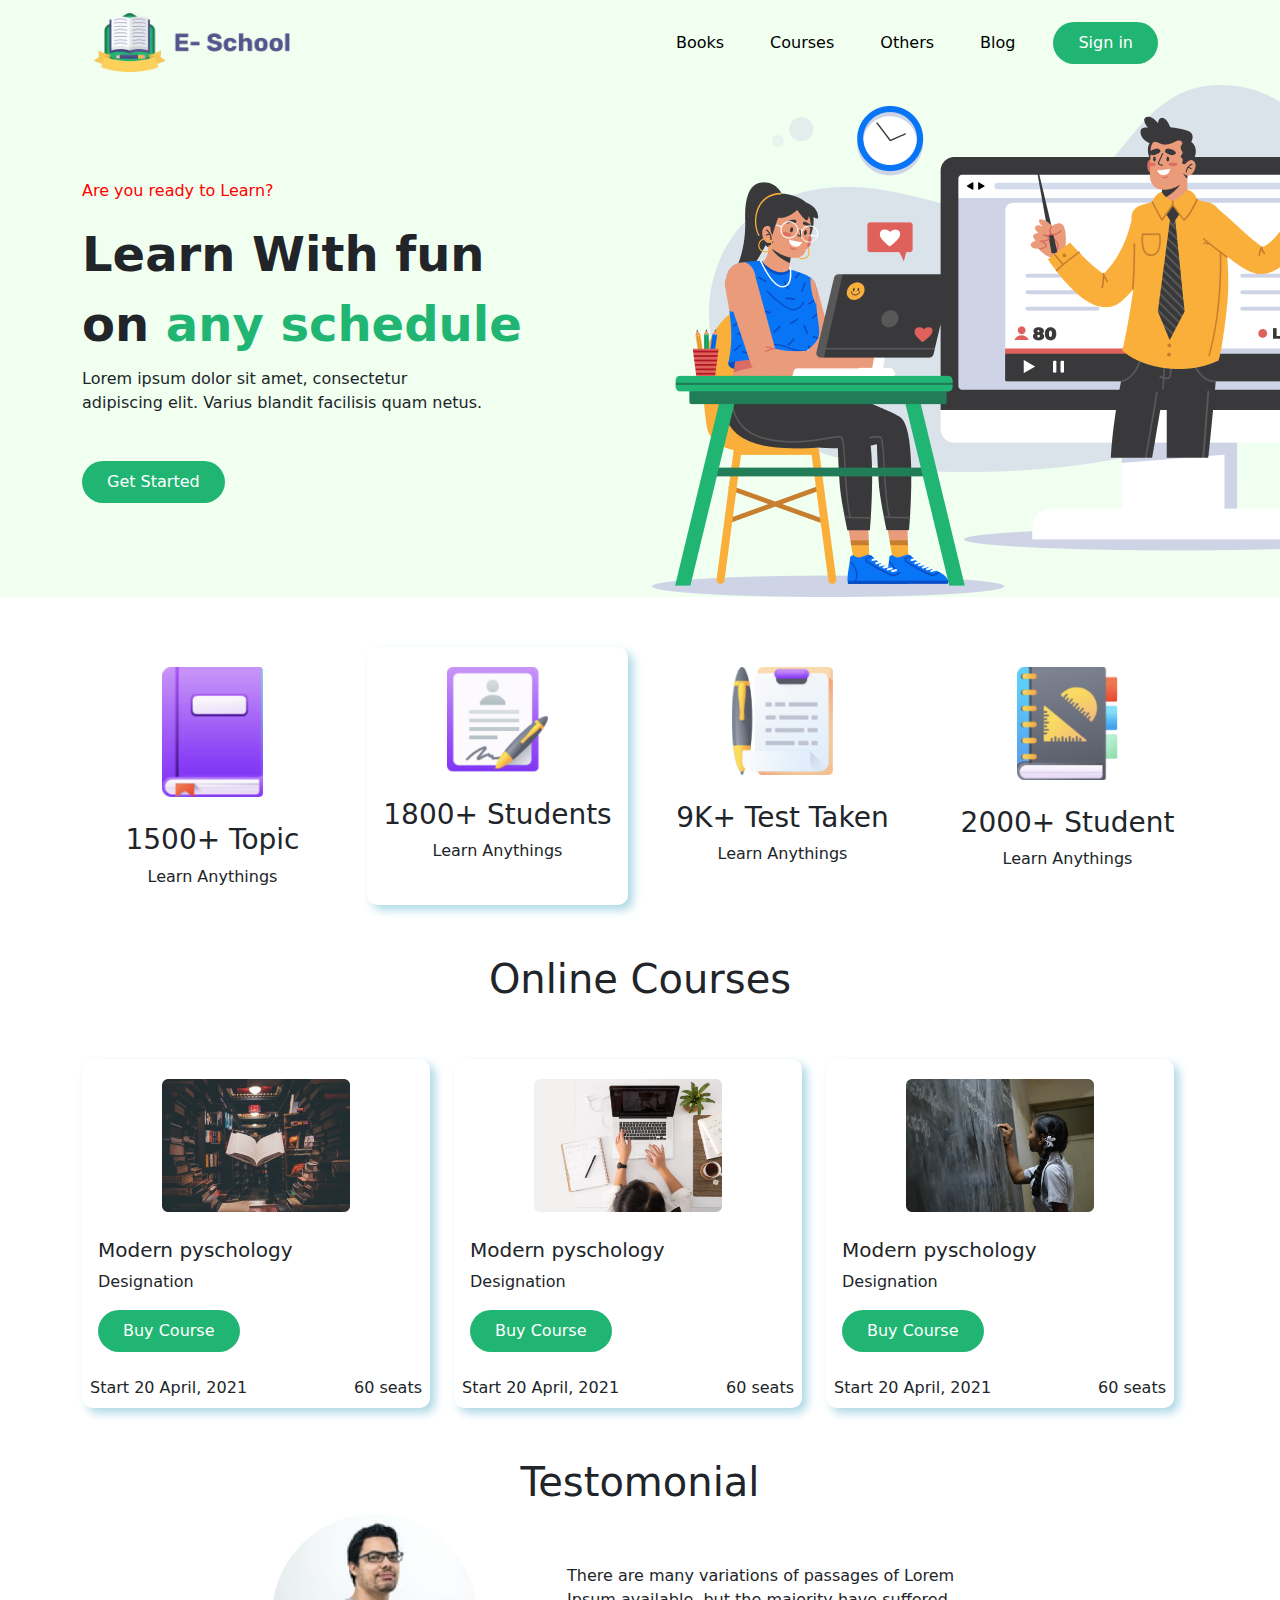
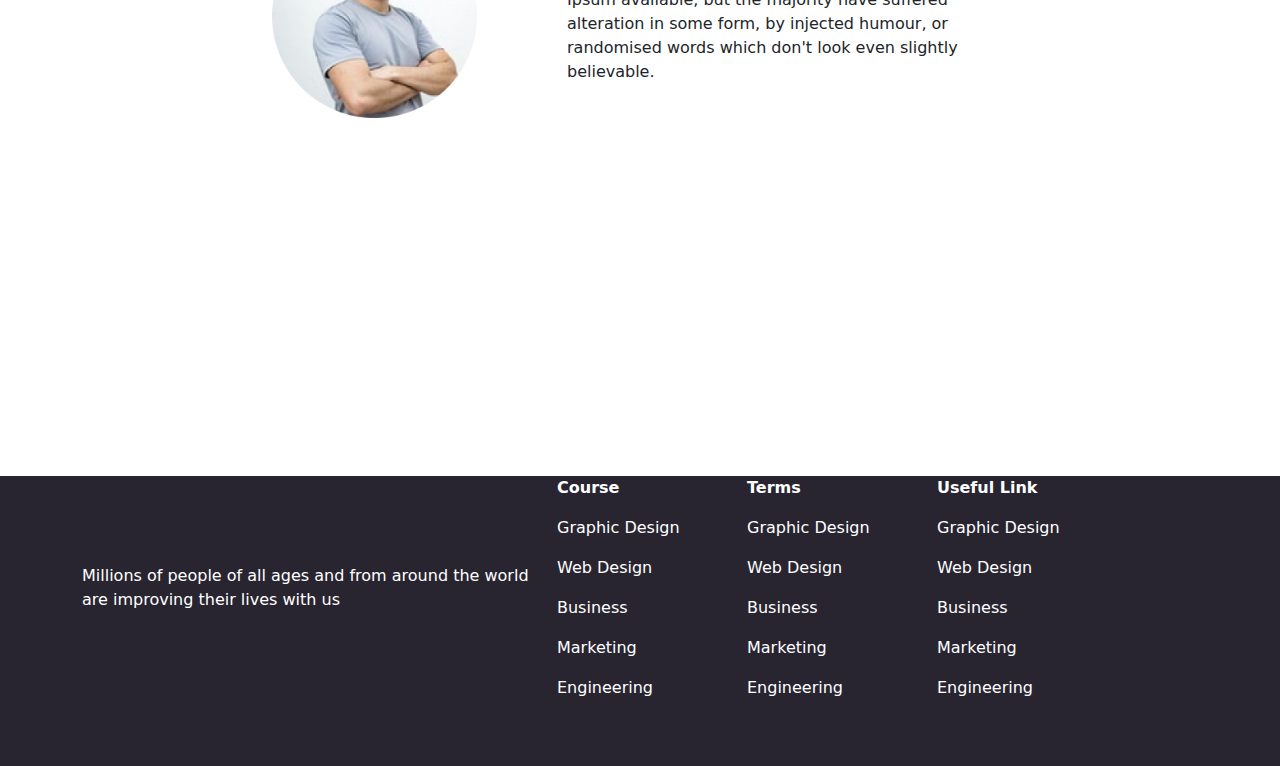
<file: E-school/index.html>
<!DOCTYPE html>
<html lang="en">
<head>
    <meta charset="UTF-8">
    <meta http-equiv="X-UA-Compatible" content="IE=edge">
    <meta name="viewport" content="width=device-width, initial-scale=1.0">
    <title>E-school</title>
    <link rel="stylesheet" href="bootstrap-5.0.0-beta2-dist/css/bootstrap.min.css">
    <link rel="stylesheet" href="style.css">
</head>
<body>
    <!-- Header section started -->
    <section class="header">
      <div class="container">
        <nav class="header navbar navbar-expand-lg">
          <div class="container-fluid">
            <a class="navbar-brand" href="#">
              <img class="logo" src="ICON/Logo.png" alt="">
            </a>
            <button class="navbar-toggler" type="button" data-bs-toggle="collapse" data-bs-target="#navbarNavAltMarkup" aria-controls="navbarNavAltMarkup" aria-expanded="false" aria-label="Toggle navigation">
              <span class="navbar-toggler-icon"></span>
            </button>
            <div class="d-flex justify-content-end collapse navbar-collapse" id="navbarNavAltMarkup">
              <div class="navbar-nav button">
                <a class="nav-link active" aria-current="page" href="#">Books</a>
                <a class="nav-link" href="#">Courses</a>
                <a class="nav-link" href="#">Others</a>
                <a class="nav-link" href="#">Blog</a>
                <button class="buy-now-button">Sign in</button>
              </div>
            </div>
          </div>
        </nav>
        <div class="row align-items-center">
          <div class="col-md-6">	
            <p style="color: red;">Are you ready to Learn?</p>
            <h1 class="title">Learn With fun<br>on <span class="title-low">any schedule</span></h1>
            <p>Lorem ipsum dolor sit amet, consectetur<br> adipiscing elit. Varius blandit facilisis quam netus.</p>
            <button class="buy-now-button" style="margin-top: 30px;">Get Started</button>
          </div>
          <div class="col-md-6">
            <img src="Photos/Illustration.png" alt="">
          </div>
        </div>
      </div>
    </section>
    <!-- Header section end  -->

    <!-- card section starts -->
    <div class="container">
      <div class="row row-cols-1 row-cols-md-4 g-4">
        <div class="col">
          <div class="card h-100">
            <img src="ICON/book.png" class="card-img-top" alt="...">
            <div class="card-body text-center">
              <h3 class="card-title">1500+ Topic</h3>
              <p class="card-text">Learn Anythings</p>
            </div>
          </div>
        </div>
        <div class="col">
          <div class="card h-100 cool-card">
            <img src="ICON/Student.png" class="card-img-top" alt="...">
            <div class="card-body text-center">
              <h3 class="card-title">1800+ Students</h3>
              <p class="card-text">Learn Anythings</p>
            </div>
          </div>
        </div>
        <div class="col">
          <div class="card h-100">
            <img src="ICON/Test.png" class="card-img-top" alt="...">
            <div class="card-body text-center">
              <h3 class="card-title">9K+ Test Taken</h3>
              <p class="card-text">Learn Anythings</p>
            </div>
          </div>
        </div>
        <div class="col">
          <div class="card h-100">
            <img src="ICON/Students.png" class="card-img-top" alt="...">
            <div class="card-body text-center">
              <h3 class="card-title">2000+ Student</h3>
              <p class="card-text">Learn Anythings</p>
            </div>
          </div>
        </div>
      </div>
    </div>
    <!-- card section ends  -->

    <!-- online courses starts -->
    <div class="container">
      <h1 class="text-center">Online Courses</h1>
      <div class="row">
        <div class="row row-cols-1 row-cols-md-3 g-4">
          <div class="col">
            <div class="card h-100 card-online">
              <img src="Photos/Morder psyc.png" class="card-img-top" alt="...">
              <div class="card-body">
                <h5 class="card-title">Modern pyschology</h5>
                <p class="card-text">Designation</p>
                <button class="buy-now-button">Buy Course</button>
              </div>
              <div class="d-flex">
                <div class="p-2 flex-grow-1">Start 20 April, 2021</div>
               
                <div class="p-2">60 seats</div>
              </div>
            </div>
          </div>
          <div class="col">
            <div class="card h-100 card-online">
              <img src="Photos/Morder pychons.png" class="card-img-top" alt="...">
              <div class="card-body">
                <h5 class="card-title">Modern pyschology</h5>
                <p class="card-text">Designation</p>
                <button class="buy-now-button">Buy Course</button></div>
                <div class="d-flex">
                  <div class="p-2 flex-grow-1">Start 20 April, 2021</div>
                 
                  <div class="p-2">60 seats</div>
                </div>
            </div>
          </div>
          <div class="col">
            <div class="card h-100 card-online">
              <img src="Photos/Morder pyschology.png" class="card-img-top" alt="...">
              <div class="card-body">
                <h5 class="card-title">Modern pyschology</h5>
                <p class="card-text">Designation</p>
                <button class="buy-now-button">Buy Course</button></div>
                <div class="d-flex">
                  <div class="p-2 flex-grow-1">Start 20 April, 2021</div>
                 
                  <div class="p-2">60 seats</div>
                </div>
            </div>
          </div>
        </div>
      </div>
    </div>
    <!-- online courses ends  -->

    <!-- Testomonial starts here  -->
    <div class="container">
      <h1 class="text-center">Testomonial</h1>
      <div class="row">
        <div class="col-md-2">

        </div>
        <div class="col-md-3">
          <img src="Photos/Man.png" style="height: 40%;" alt="">
        </div>
        <div class="col-md-5">
          <p style="padding: 50px 10px 10px 10px;">There are many variations of passages of Lorem Ipsum available, but the majority have suffered alteration in some form, by injected humour, or randomised words which don't look even slightly believable.</p>
        </div>
      </div>  
    
          
      </div>
    <!-- Testomonial ends here  -->

    <footer class="footer d-flex ">
      <div class="container">
        <div class="row d-flex justify-items-center">
          <div class="col-md-5 d-flex align-items-center">
            <p>Millions of people of all ages and from around
              the world are improving their lives with us</p>
          </div>
          <div class="col-md-2">
            <p style="font-weight: 700;">Course</p>
            <p>Graphic Design</p>
            <p>Web Design</p>
            <p>Business</p>
            <p>Marketing</p>
            <p>Engineering</p>
          </div>

          <div class="col-md-2 ">
            <p style="font-weight: 700;">Terms</p>
            <p>Graphic Design</p>
            <p>Web Design</p>
            <p>Business</p>
            <p>Marketing</p>
            <p>Engineering</p>
          </div>

          

          <div class="col-md-2">
            <p style="font-weight: 700;">Useful Link</p>
            <p>Graphic Design</p>
            <p>Web Design</p>
            <p>Business</p>
            <p>Marketing</p>
            <p>Engineering</p>
          </div>
        </div>
      </div>
    </footer>
</body>
</html>
</file>
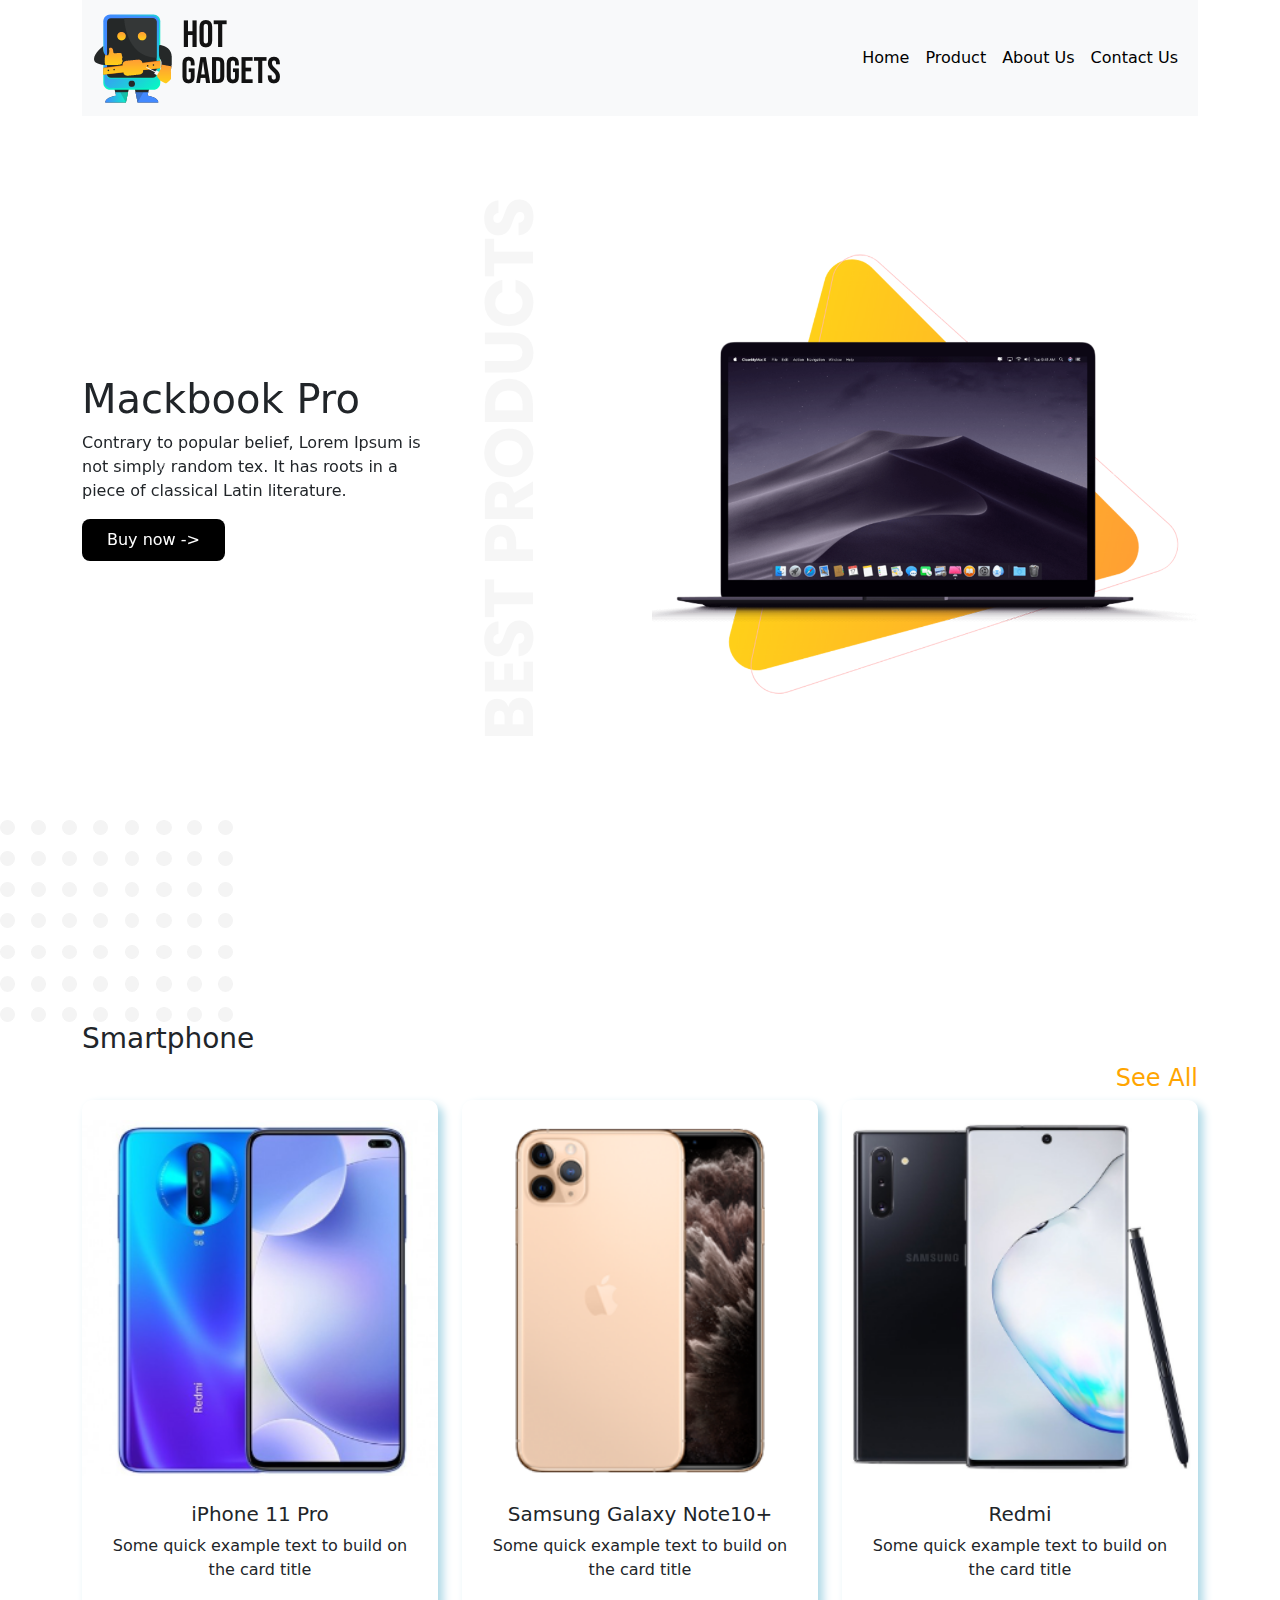
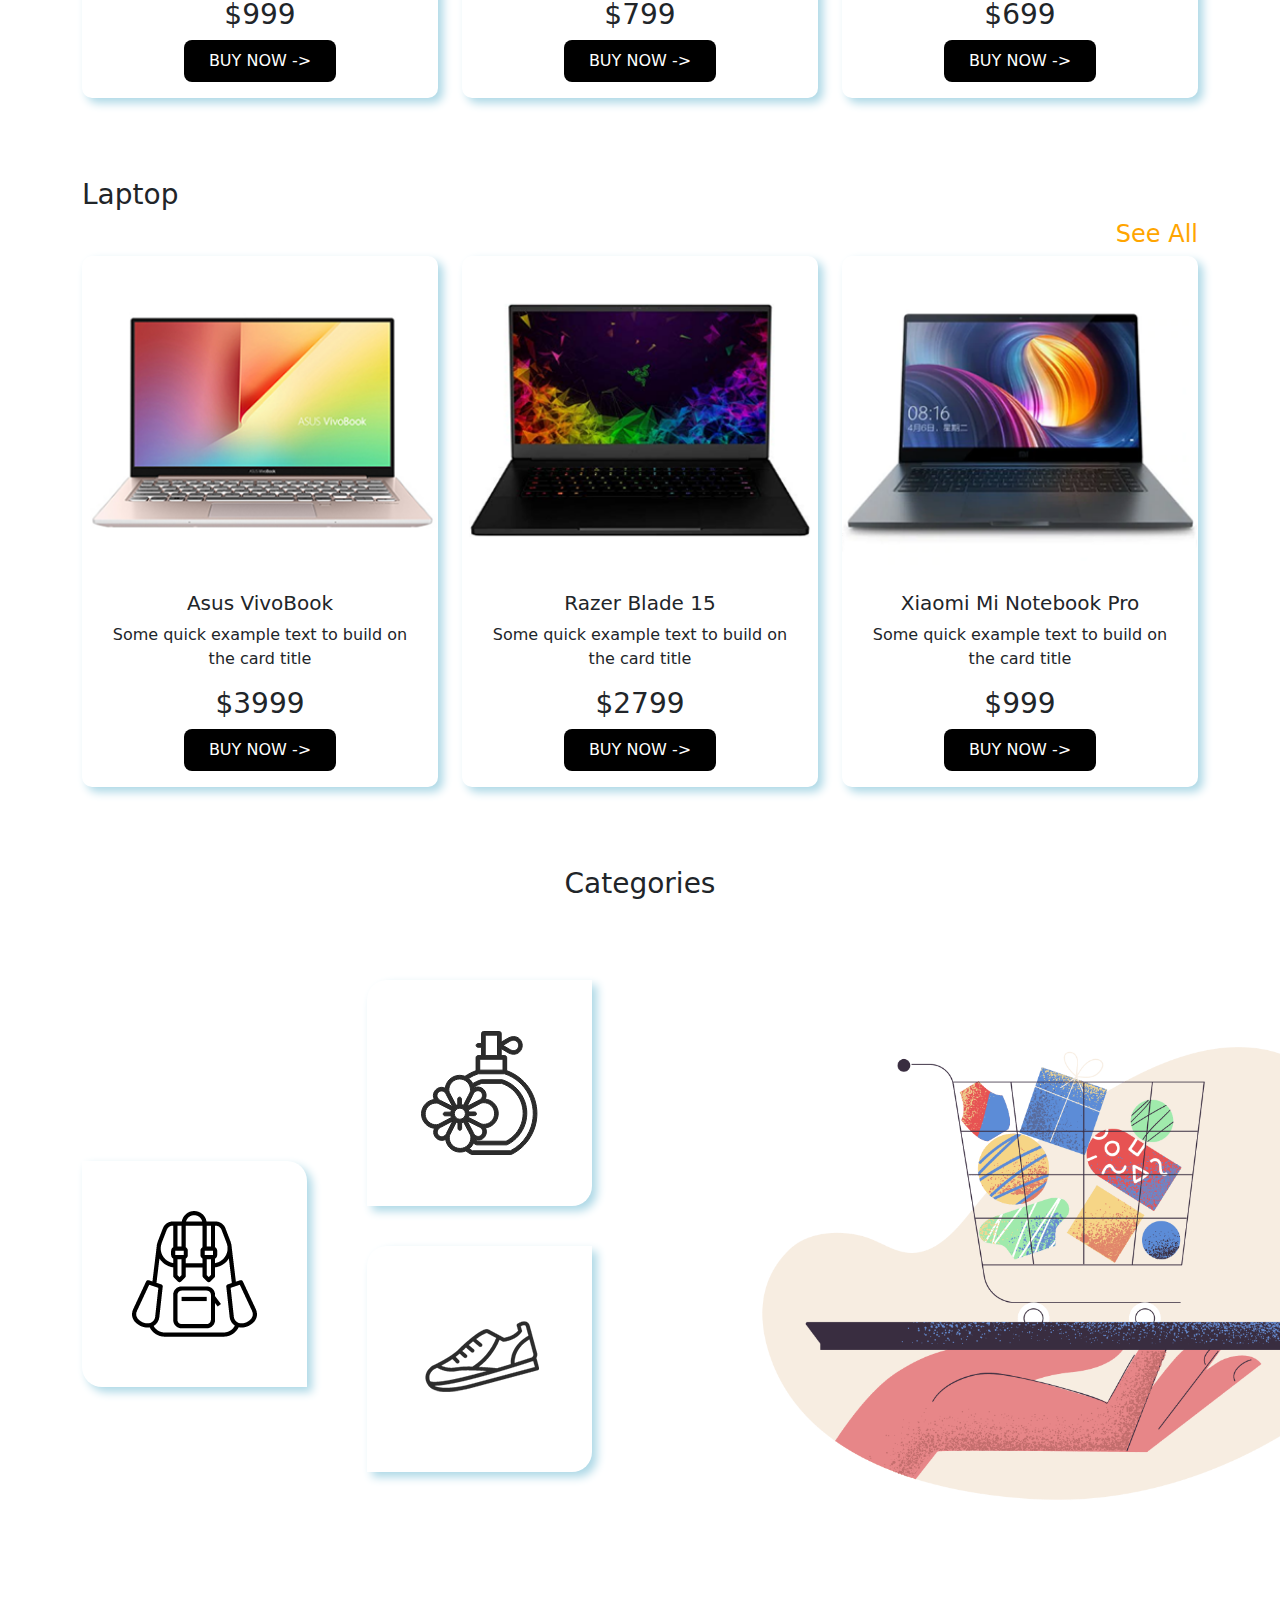
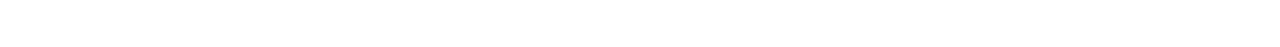
<file: Hot Gagets/index.html>
<!DOCTYPE html>
<html lang="en">
<head>
    <meta charset="UTF-8">
    <meta http-equiv="X-UA-Compatible" content="IE=edge">
    <meta name="viewport" content="width=device-width, initial-scale=1.0">
    <title>Hot Gadgets</title>
    <link rel="stylesheet" href="bootstrap-5.0.0-beta2-dist/css/bootstrap.min.css">
    <link rel="stylesheet" href="style.css">
    <style>
        a{
            color: black;
        }
    </style>
</head>
<body>
    <!-- Navigation section starts here -->
    <div class="container">
        <nav class="navbar navbar-expand-lg bg-light">
            <div class="container-fluid">
              <a class="navbar-brand" href="#">
                <img src="images/logo.png" alt="">
              </a>
              <button class="navbar-toggler" type="button" data-bs-toggle="collapse" data-bs-target="#navbarNavAltMarkup" aria-controls="navbarNavAltMarkup" aria-expanded="false" aria-label="Toggle navigation">
                <span class="navbar-toggler-icon"></span>
              </button>
              <div class="collapse navbar-collapse d-flex justify-content-end" id="navbarNavAltMarkup">
                <div class="navbar-nav">
                  <a class="nav-link active" aria-current="page" href="#">Home</a>
                  <a class="nav-link" href="#">Product</a>
                  <a class="nav-link" href="#">About Us</a>
                  <a class="nav-link" href="#">Contact Us</a>
                </div>
              </div>
            </div>
          </nav>
    </div>
    <!-- Navigation section ends here -->

    <!-- Carousel section starts here -->
    <div>
        <div class="container">
            <div id="carouselExampleControls" class="carousel slide" data-bs-ride="carousel">
                <div class="carousel-inner">
                  <div class="carousel-item active">
                    <div class="row align-items-center">
                        <div class="col-md-4 ">
                            <h1>Mackbook Pro</h1>
                            <p>Contrary to popular belief, Lorem Ipsum is not simply random tex. It has roots in a piece of classical Latin literature.</p>
                            <button class="buy-now-button">Buy now -></button>
                        </div>
                        <div class="col-md-2">
                            <img src="images/bg-1.png" alt="">
                        </div>
                        <div class="col-md-6">
                            <img src="images/banner-products/product-1.png" class="d-block w-100" alt="...">
                        </div>
                    </div>
                  </div>
                  <div class="carousel-item">
                    <div class="row align-items-center">
                        <div class="col-md-4">
                            <h1>Google Home Assistance</h1>
                            <p>Contrary to popular belief, Lorem Ipsum is not simply random tex. It has roots in a piece of classical Latin literature.</p>
                            <button class="buy-now-button">Buy now -></button>
                        </div>
                        <div class="col-md-2">
                            <img src="images/bg-1.png" alt="">
                        </div>
                        <div class="col-md-6">
                            <img src="images/banner-products/slider-1.png" class="d-block w-100" alt="...">
                        </div>
                    </div>
                  </div>
                  <div class="carousel-item">
                    <div class="row align-items-center">
                        <div class="col-md-4">
                            <h1>JBL sound systems</h1>
                            <p>Contrary to popular belief, Lorem Ipsum is not simply random tex. It has roots in a piece of classical Latin literature.</p>
                            <button class="buy-now-button">Buy now -></button>
                        </div>
                        <div class="col-md-2">
                            <img src="images/bg-1.png" alt="">
                        </div>
                        <div class="col-md-5">
                            <img src="images/banner-products/slider-3.png" class="d-block w-100" alt="...">
                        </div>
                    </div>
                  </div>
                </div>
                <button class="carousel-control-prev" type="button" data-bs-target="#carouselExampleControls" data-bs-slide="prev">
                  <span class="carousel-control-prev-icon" aria-hidden="true"></span>
                  <span class="visually-hidden">Previous</span>
                </button>
                <button class="carousel-control-next" type="button" data-bs-target="#carouselExampleControls" data-bs-slide="next">
                  <span class="carousel-control-next-icon" aria-hidden="true"></span>
                  <span class="visually-hidden">Next</span>
                </button>
              </div>
              
        </div>
        <img src="images/bg-2.png" alt="">
    </div>
    <!-- Carousel section ends here -->

    <!-- Smartphone section starts here -->
    <div class="container">
        <h3>Smartphone</h3>
        <h4 style="text-align:right; color: orange;">See All</h4>
        
        <div class="row row-cols-1 row-cols-md-3 g-4">
            <div class="col">
              <div class="card h-100">
                <img src="images/phone/phone-1.png" class="card-img-top mx-auto d-block" alt="...">
                <div class="card-body text-center">
                    <h5 class="card-title">iPhone 11 Pro</h5>
                    <p class="card-text">Some quick example text to build on the card title</p>
                    <h3>$999</h3>
                    <button class="buy-now-button">BUY NOW -></button>
                </div>
                
              </div>
            </div>
            <div class="col align-items-center">
              <div class="card h-100 ">
                <img src="images/phone/phone-2.png" class="card-img-top mx-auto d-block" alt="...">
                <div class="card-body text-center">
                  <h5 class="card-title ">Samsung Galaxy Note10+</h5>
                  <p class="card-text">Some quick example text to build on the card title</p>
                  <h3>$799</h3>
                  <button class="buy-now-button">BUY NOW -></button>
                </div>
              </div>
            </div>
            
            <div class="col">
              <div class="card h-100">
                <img src="images/phone/phone-3.png" class="card-img-top mx-auto d-block" alt="...">
                <div class="card-body text-center">
                    <h5 class="card-title ">Redmi</h5>
                    <p class="card-text">Some quick example text to build on the card title</p>
                    <h3>$699</h3>
                    <button class="buy-now-button">BUY NOW -></button>
                </div>
               
              </div>
            </div>
          </div>
    </div>
    <!-- Smartphone section ends here -->

    <!-- Laptop section starts here -->
    <div class="container">
        <h3>Laptop</h3>
        <h4 style="text-align:right; color: orange;">See All</h4>
        <div class="row row-cols-1 row-cols-md-3 g-4">
            <div class="col">
              <div class="card h-100">
                <img src="images/laptop/product-1.png" class="card-img-top mx-auto d-block" alt="...">
                <div class="card-body text-center">
                    <h5 class="card-title">Asus VivoBook</h5>
                    <p class="card-text">Some quick example text to build on the card title</p>
                    <h3>$3999</h3>
                    <button class="buy-now-button">BUY NOW -></button>
                </div>
                
              </div>
            </div>
            <div class="col align-items-center">
              <div class="card h-100 ">
                <img src="images/laptop/product-2.png" class="card-img-top mx-auto d-block" alt="...">
                <div class="card-body text-center">
                  <h5 class="card-title ">Razer Blade 15</h5>
                  <p class="card-text">Some quick example text to build on the card title</p>
                  <h3>$2799</h3>
                  <button class="buy-now-button">BUY NOW -></button>
                </div>
              </div>
            </div>
            
            <div class="col">
              <div class="card h-100">
                <img src="images/laptop/product-3.png" class="card-img-top mx-auto d-block" alt="...">
                <div class="card-body text-center">
                    <h5 class="card-title ">Xiaomi Mi Notebook Pro</h5>
                    <p class="card-text">Some quick example text to build on the card title</p>
                    <h3>$999</h3>
                    <button class="buy-now-button">BUY NOW -></button>
                </div>
               
              </div>
            </div>
          </div>
    </div>
    <!-- Laptop section ends here -->

    <!-- category sections starts  -->
    <div class="container">
        <h3 style="text-align: center; margin-bottom: 80px;">Categories</h3>
        <div class="row">
            <div class="col-md-3 d-flex align-items-center">
                <img style="box-shadow: 5px 5px 10px lightblue; border-radius:0px 20px; padding: 50px;" src="images/Categories/bag.png" alt="">
            </div>
            <div class="col-md-3" style=" vertical-align: middle;">
                <img style="box-shadow: 5px 5px 10px lightblue; border-radius:20px 0px; padding: 50px;" src="images/Categories/perfume.png" alt="">
                <img style="margin-top: 40px; box-shadow: 5px 5px 10px lightblue; border-radius:20px 0px; padding: 50px;" src="images/Categories/shoe.png" alt="">

            </div>
            <div class="col-md-6">
                <img src="images/Categories/pale-order.png" alt="">
            </div>
        </div>
    </div>
    
    <script src="https://cdn.jsdelivr.net/npm/@popperjs/core@2.11.5/dist/umd/popper.min.js" integrity="sha384-Xe+8cL9oJa6tN/veChSP7q+mnSPaj5Bcu9mPX5F5xIGE0DVittaqT5lorf0EI7Vk" crossorigin="anonymous"></script>
    <script src="https://cdn.jsdelivr.net/npm/bootstrap@5.2.0/dist/js/bootstrap.min.js" integrity="sha384-ODmDIVzN+pFdexxHEHFBQH3/9/vQ9uori45z4JjnFsRydbmQbmL5t1tQ0culUzyK" crossorigin="anonymous"></script>

</body>
</html>
</file>
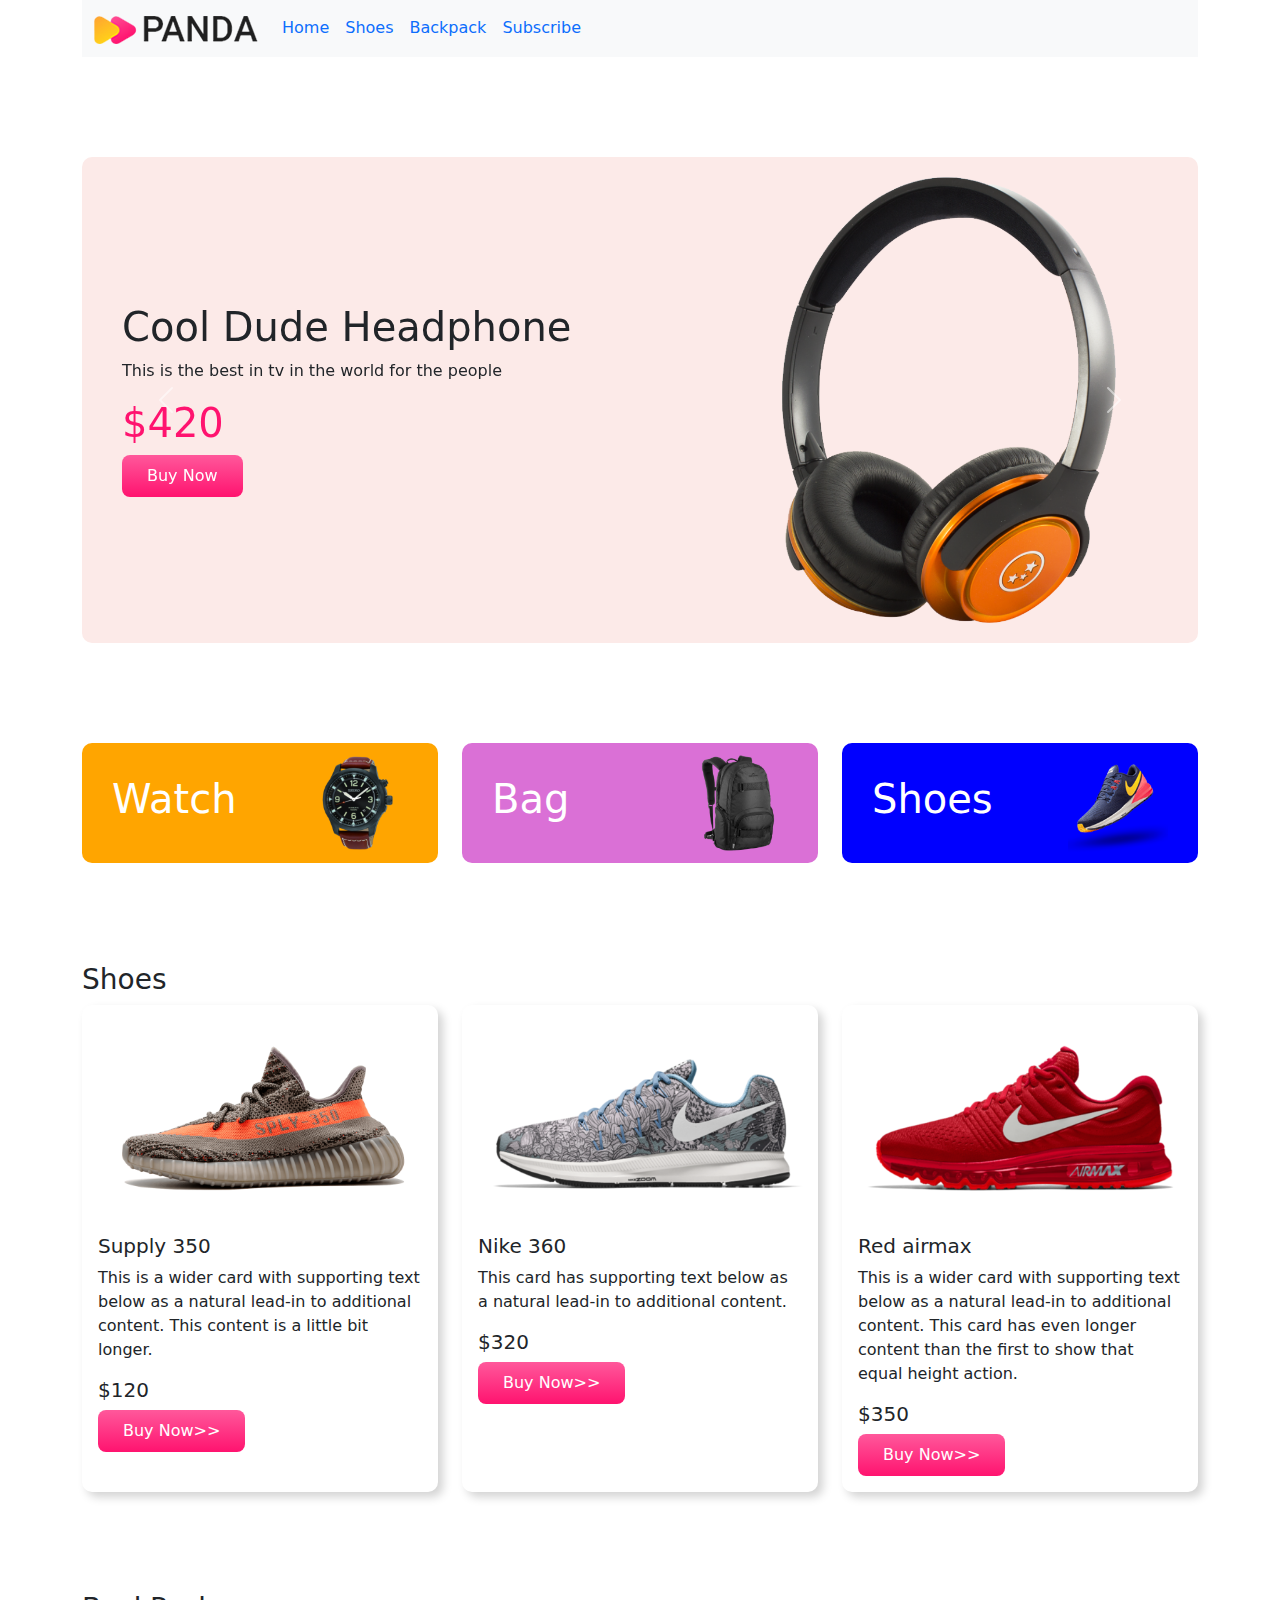
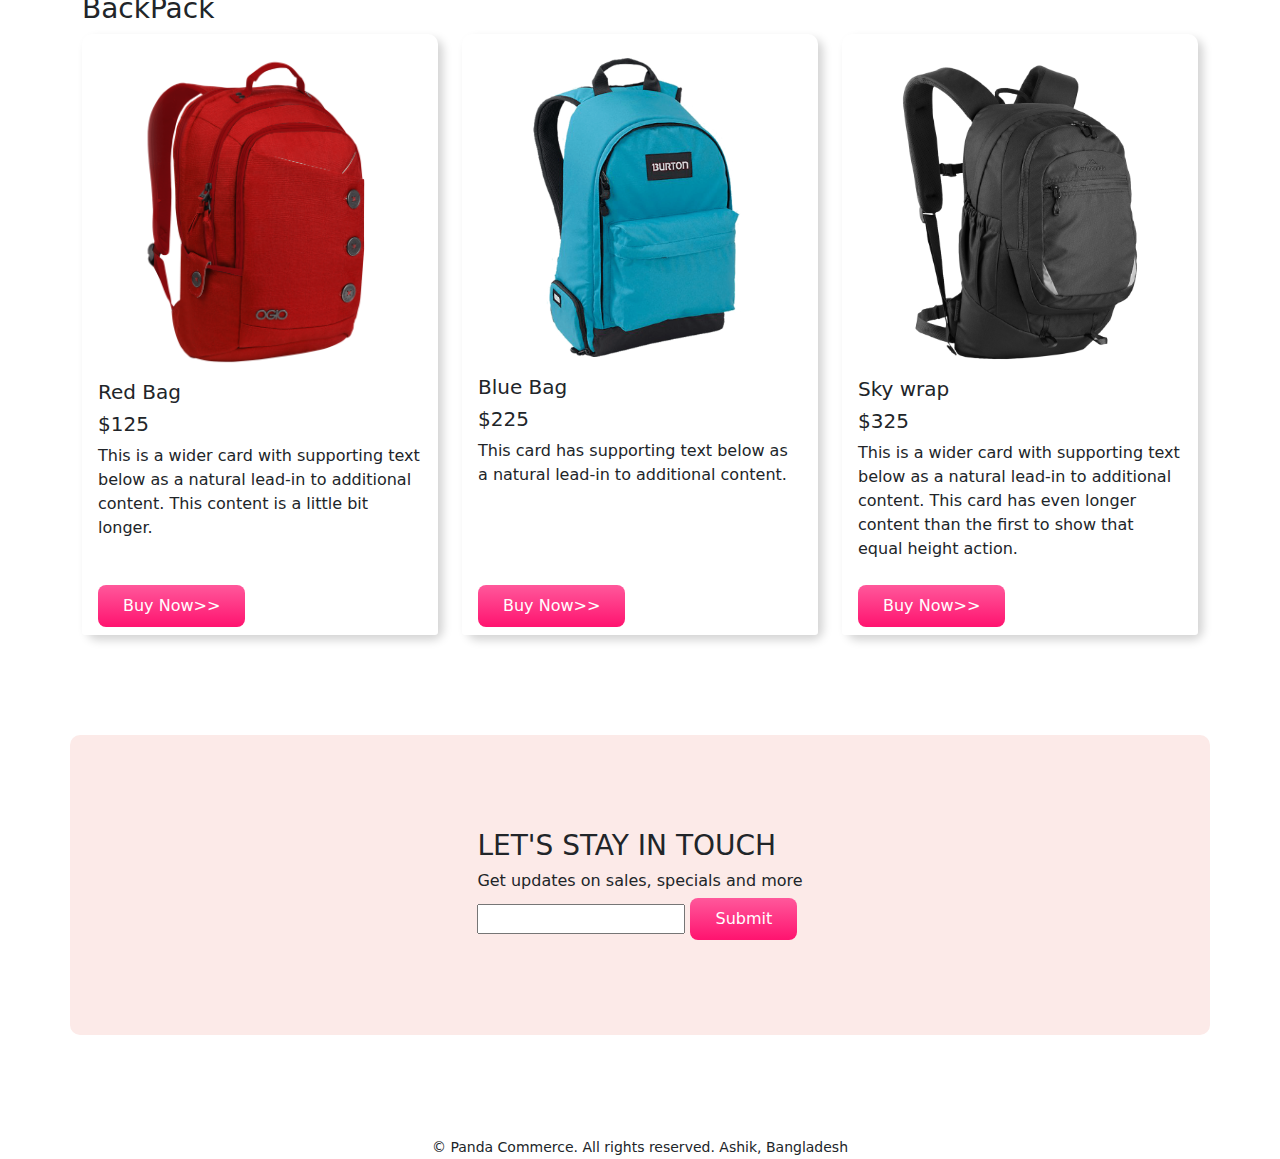
<file: Panda Commerce/index.html>
<!DOCTYPE html>
<html lang="en">
<head>
    <meta charset="UTF-8">
    <meta http-equiv="X-UA-Compatible" content="IE=edge">
    <meta name="viewport" content="width=device-width, initial-scale=1.0">
    <title>Panda Commerce</title>
    <link rel="stylesheet" href="bootstrap-5.0.0-beta2-dist/css/bootstrap.min.css">
    <link rel="stylesheet" href="style.css">
</head>
<body>
  <div class="container">
    <nav class="navbar navbar-expand-lg bg-light">
        <div class="container-fluid">
          <a class="navbar-brand" href="#">
            <img src="images/logo.png" alt="">
          </a>
          <button class="navbar-toggler" type="button" data-bs-toggle="collapse" data-bs-target="#navbarNav" aria-controls="navbarNav" aria-expanded="false" aria-label="Toggle navigation">
            <span class="navbar-toggler-icon"></span>
          </button>
          <div class="collapse navbar-collapse" id="navbarNav">
            <ul class="navbar-nav">
              <li class="nav-item">
                <a class="nav-link active text"  aria-current="page" href="#">Home</a>
              </li>
              <li class="nav-item">
                <a class="nav-link" href="#shoes">Shoes</a>
              </li>
              <li class="nav-item">
                <a class="nav-link" href="#Backpack">Backpack</a>
              </li>
              <li class="nav-item">
                <a class="nav-link " href="#subscribe">Subscribe</a>
              </li>
            </ul>
          </div>
        </div>
      </nav>
  </div>
  <div class="container">
    <div id="carouselExampleControls" class="carousel slide orange-bg" data-bs-ride="carousel">
        <div class="carousel-inner">
          <div class="carousel-item active">
            <div class="row align-items-center">
                <div class="col-md-7">
                    <h1>Cool Dude Headphone</h1>
                    <p>This is the best in tv in the world for the people</p>
                    <h1 class="price">$420</h1>
                    <button class="buy-now-button">Buy Now</button>
                </div>
                <div class="col-md-5">
                    <img src="images/banner-images/headphone.png" class="d-block w-100" alt="...">
                </div>
            </div>
          </div>
          <div class="carousel-item">
            <div class="row align-items-center">
                <div class="col-md-7">
                    <h1>X-box for your living room</h1>
                    <p>This is the best in tv in the world for the people</p>
                    <h1 class="price">$1200</h1>
                    <button class="buy-now-button">Buy Now</button>
                </div>
                <div class="col-md-5">
                    <img src="images/banner-images/xbox.png" class="d-block w-100" alt="...">
                </div>
            </div>
          </div>
          <div class="carousel-item">
            <div class="row align-items-center">
                <div class="col-md-7">
                    <h1>Mega LCD TV for Sports</h1>
                    <p>This is the best in tv in the world for the people</p>
                    <h1 class="price">$1200</h1>
                    <button class="buy-now-button">Buy Now</button>
                </div>
                <div class="col-md-5">
                    <img src="images/banner-images/tv.png" class="d-block w-100" alt="...">
                </div>
            </div>
          </div>
        </div>
        <button class="carousel-control-prev" type="button" data-bs-target="#carouselExampleControls" data-bs-slide="prev">
          <span class="carousel-control-prev-icon" aria-hidden="true"></span>
          <span class="visually-hidden">Previous</span>
        </button>
        <button class="carousel-control-next" type="button" data-bs-target="#carouselExampleControls" data-bs-slide="next">
          <span class="carousel-control-next-icon" aria-hidden="true"></span>
          <span class="visually-hidden">Next</span>
        </button>
      </div>
  </div>

  <div class="container categories">
    <div class="row">
      
      <div class="col-md-4">
        <div class="cat1 d-flex justify-content-between align-items-center">
          <h1>Watch</h1>
          <img src="images/categories/watch.png" alt="">
        </div>
      </div>

      <div class="col-md-4">
        <div class="d-flex align-items-center justify-content-between cat2">
          <h1>Bag</h1>
        <img src="images/categories/bag.png" alt="">
        </div>  
      </div>


      <div class="col-md-4">
        <div class="d-flex align-items-center justify-content-between  cat3">
          <h1>Shoes</h1>
          <img src="images/categories/shoes.png" alt="">
        </div> 
      </div>

    </div>
  </div>

  <div class="container shoes" id="shoes">
    <h3>Shoes</h3>
    <div class="row row-cols-1 row-cols-md-3 g-4">
      <div class="col">
        <div class="card h-100">
          <img src="images/shoes/shoe-1.png" class="card-img-top" alt="...">
          <div class="card-body">
            <h5 class="card-title">Supply 350</h5>
            <p class="card-text">This is a wider card with supporting text below as a natural lead-in to additional content. This content is a little bit longer.</p>
            <h5>$120</h5>
            <button class="buy-now-button">Buy Now>></button>
          </div>
        </div>
      </div>
      
      <div class="col">
        <div class="card h-100">
          <img src="images/shoes/shoe-2.png" class="card-img-top" alt="...">
          <div class="card-body">
            <h5 class="card-title">Nike 360</h5>
            <p class="card-text">This card has supporting text below as a natural lead-in to additional content.</p>
            <h5>$320</h5>
            <button class="buy-now-button">Buy Now>></button>
          </div>
        </div>
      </div>
      <div class="col">
        <div class="card h-100">
          <img src="images/shoes/shoe-3.png" class="card-img-top" alt="...">
          <div class="card-body">
            <h5 class="card-title">Red airmax</h5>
            <p class="card-text">This is a wider card with supporting text below as a natural lead-in to additional content. This card has even longer content than the first to show that equal height action.</p>
            <h5>$350</h5>
            <button class="buy-now-button">Buy Now>></button>
          </div>
        </div>
      </div>
    </div>
  </div>

  <div class="container" id="Backpack">
    <h3>BackPack</h3>
    <div class="row row-cols-1 row-cols-md-3 g-4">
      <div class="col">
        <div class="card h-100">
          <img src="images/bags/bag-1.png" class="card-img-top" alt="...">
          <div class="card-body">
            <h5 class="card-title">Red Bag</h5>
            <h5>$125</h5>
            <p class="card-text">This is a wider card with supporting text below as a natural lead-in to additional content. This content is a little bit longer.</p>
          </div>
          <div class="card-footer">
            <button class="buy-now-button">Buy Now>></button>
          </div>
        </div>
      </div>
      <div class="col">
        <div class="card h-100">
          <img src="images/bags/bag-2.png" class="card-img-top" alt="...">
          <div class="card-body">
            <h5 class="card-title">Blue Bag</h5>
            <h5>$225</h5>
            <p class="card-text">This card has supporting text below as a natural lead-in to additional content.</p>
          </div>
          <div class="card-footer">
            <button class="buy-now-button">Buy Now>></button>
          </div>
        </div>
      </div>
      <div class="col">
        <div class="card h-100">
          <img src="images/bags/bag-3.png" class="card-img-top" alt="...">
          <div class="card-body">
            <h5 class="card-title">Sky wrap</h5>
            <h5>$325</h5>
            <p class="card-text">This is a wider card with supporting text below as a natural lead-in to additional content. This card has even longer content than the first to show that equal height action.</p>
          </div>
          <div class="card-footer">
            <button class="buy-now-button">Buy Now>></button>
          </div>
        </div>
      </div>
    </div>
  </div>

  <div class="container d-flex justify-content-center align-items-center orange-bg" id="subscribe">
    <div>
      <h3>LET'S STAY IN TOUCH</h3>
      <h6>Get updates on sales, specials and more</h6>
      <input type="text">
      <button class="buy-now-button">Submit</button>
    </div>
  </div>

  <footer>
    <small>© Panda Commerce. All rights reserved. Ashik, Bangladesh</small>
  </footer>

<script src="https://cdn.jsdelivr.net/npm/@popperjs/core@2.11.5/dist/umd/popper.min.js" integrity="sha384-Xe+8cL9oJa6tN/veChSP7q+mnSPaj5Bcu9mPX5F5xIGE0DVittaqT5lorf0EI7Vk" crossorigin="anonymous"></script>
<script src="https://cdn.jsdelivr.net/npm/bootstrap@5.2.0/dist/js/bootstrap.min.js" integrity="sha384-ODmDIVzN+pFdexxHEHFBQH3/9/vQ9uori45z4JjnFsRydbmQbmL5t1tQ0culUzyK" crossorigin="anonymous"></script>

</body>
</html>
</file>
<file: E-school/style.css>
.container{
    margin-bottom: 50px;
}
.header{
   
    background-color: #F0FFF0;
}

.footer{
   
    background-color:  #282531;
    color: white;
}

.logo{
    width: 198.07px;
    height: 59px;
    left: 212px;
    top: 30px;
}

.buy-now-button{
    border: none;
    color: white;
    background-color: #21B573;
    border-radius: 25px;
    padding: 9px 25px;
}

.button{
    display: flex;
    flex-direction: row;
    align-items: center;
    padding: 12px 28px;
    gap: 30px;
    
}
a{
    color: black;
}

.title{
    font: Poppins;
    font-weight: 700;
    font-size: 48px;
    line-height: 70px;
}

.title-low{
    font: Poppins;
    font-weight: 700;
    font-size: 48px;
    color:#21B573;
    line-height: 70px;

}

.card img{
    padding:20px 80px 10px 80px;
}

.card{
    border: none;
    border-radius: 10px;
}

.cool-card{
    box-shadow: 5px 5px 10px lightblue;
}

.card-online{
    border: none;
    border-radius: 10px;
    box-shadow: 5px 5px 10px lightblue;

}
</file>
<file: Hot Gagets/style.css>
.container{
    margin-bottom: 80px;
}

.buy-now-button{
    background-color:black;
    color: white;
    border: none;
    border-radius: 8px;
    padding: 9px 25px;
}

.card{
    border: none;
    border-radius: 10px;
    box-shadow: 5px 5px 10px lightblue;

}

.card img{
    margin:20px 80px 10px 80px;
}
</file>
<file: Panda Commerce/style.css>
.container{
    margin-bottom: 100px;
}

.orange-bg{
    background-color: #fceae8;
    border-radius: 10px;
}

.carousel-item{
    padding: 20px 40px;

}

.price{
    color: #FF136F;
}

.buy-now-button{
    background-image: linear-gradient(to bottom, #FF589B 0%, #FF136F 100%);
    color: #fff;
    border: none;
    border-radius: 8px;
    padding: 9px 25px;
    cursor: pointer;
}


.cat1, .cat2, .cat3{
    padding: 10px 30px;
    border-radius: 10px;
}
.cat1{
    background-color: orange;
}
.cat2{
    background-color: orchid;
}

.cat3{
    background-color: blue;
}

.categories h1{
    color: white;
}

.categories img{
    width: 100px;
}

.card{
    border: none;
    border-radius: 10px;
    box-shadow: 5px 5px 10px lightgray;
}

.card-footer{
    background-color: white;
    border-top: none;
}

#subscribe{
    height: 300px;
}
#subscibe h6{
    color: gray;
}

footer{
    text-align: center;
}
</file>
